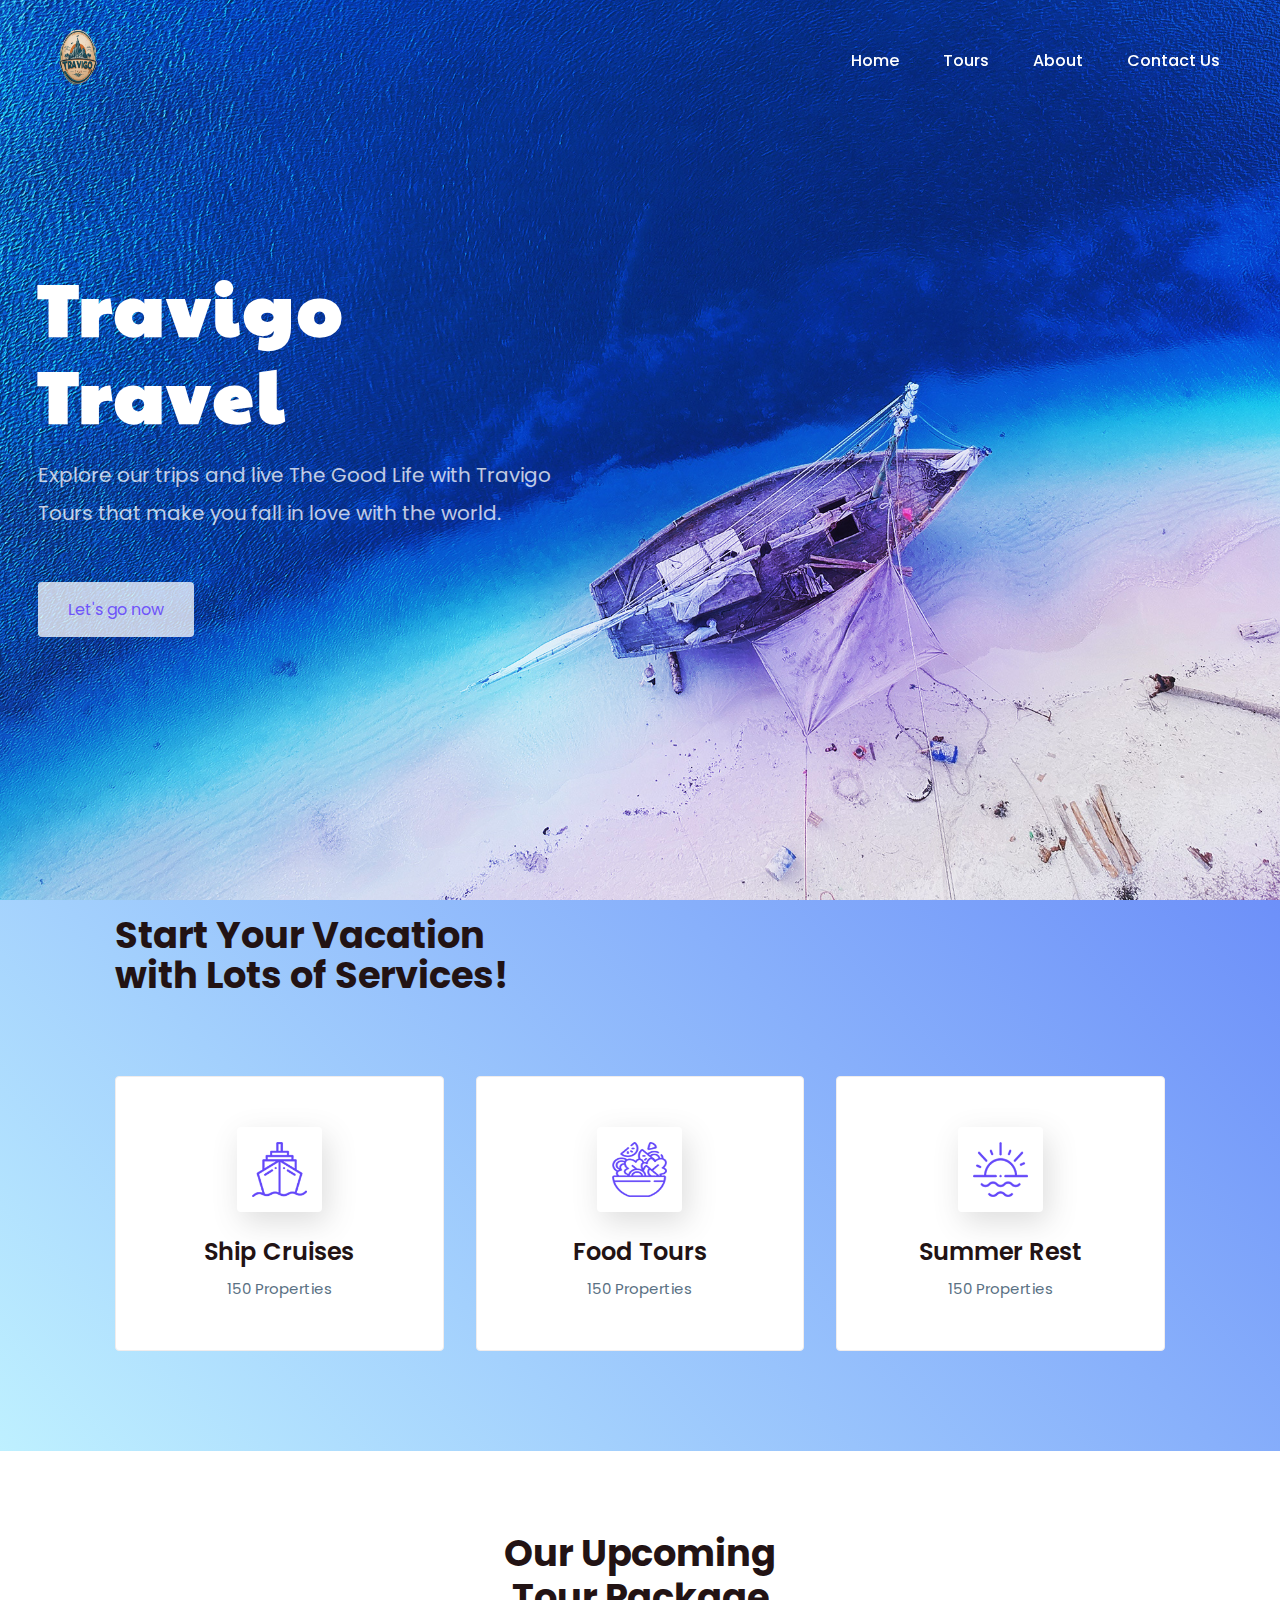
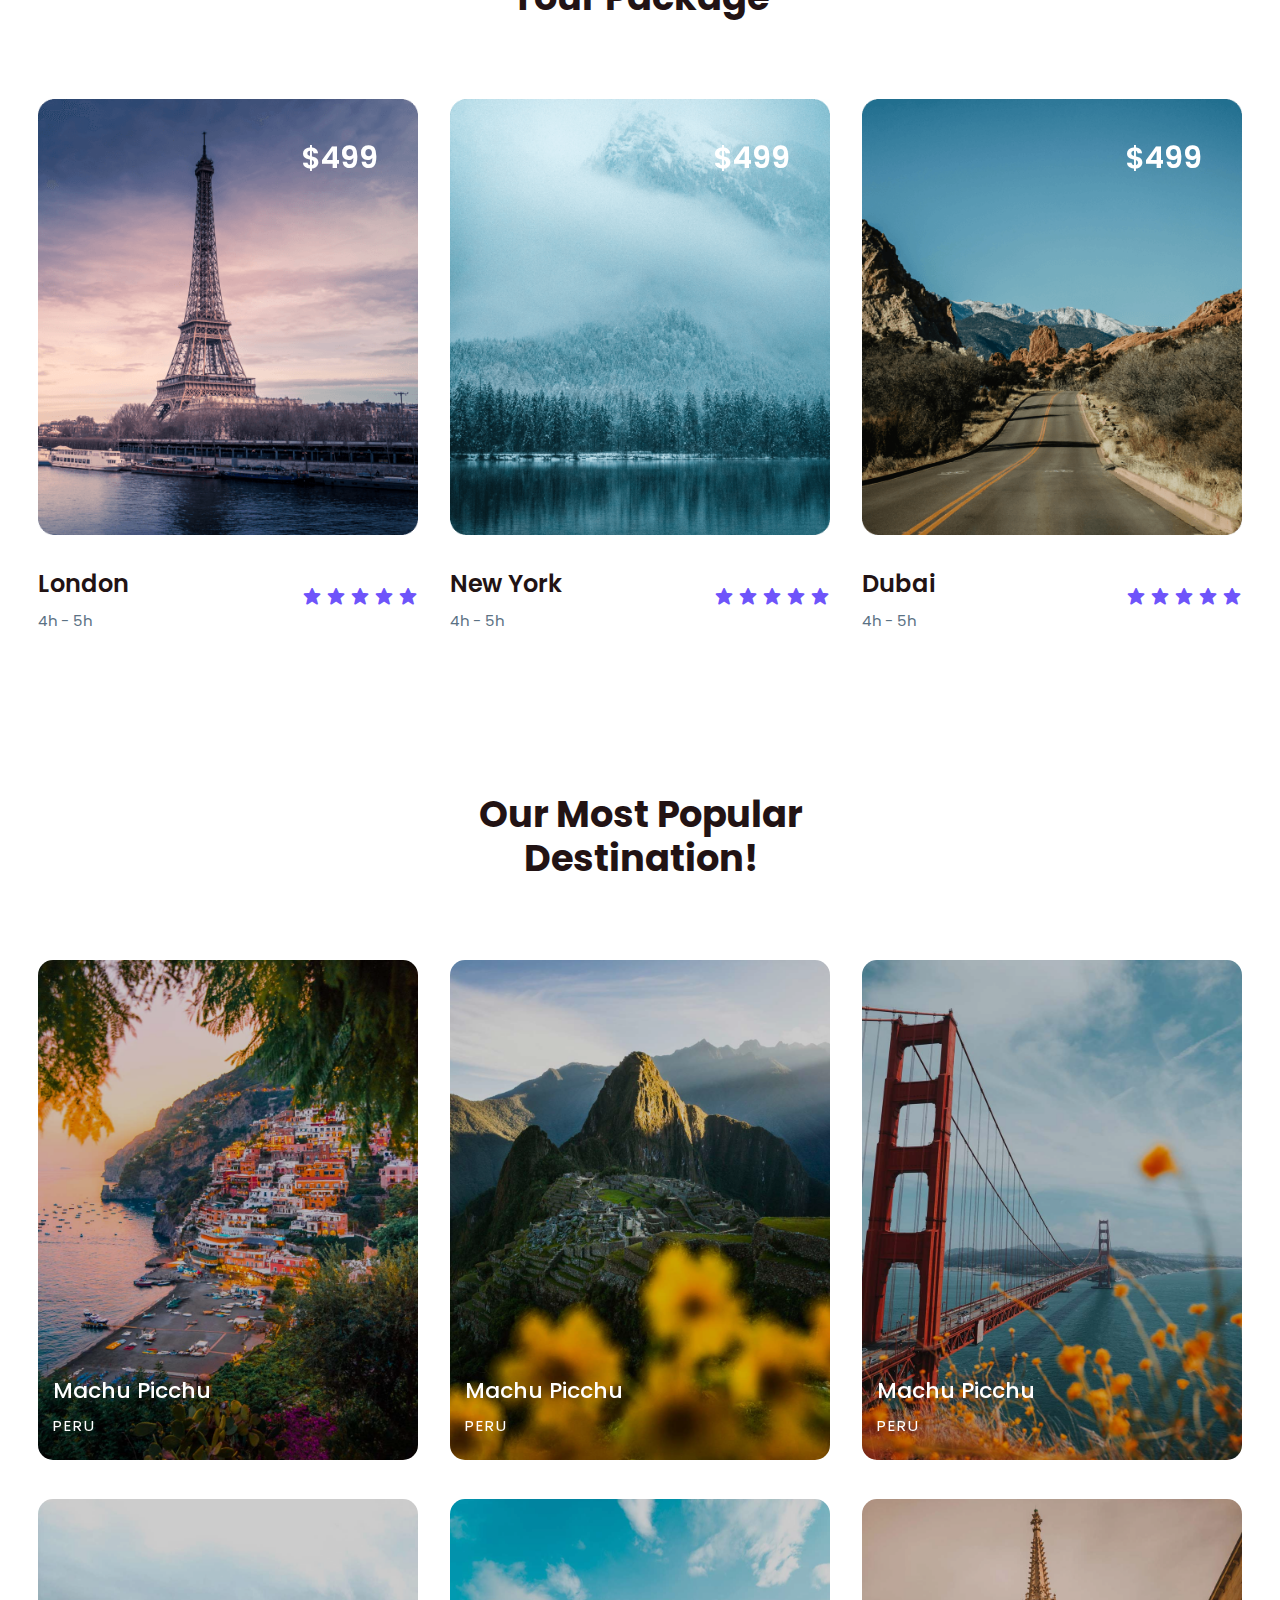
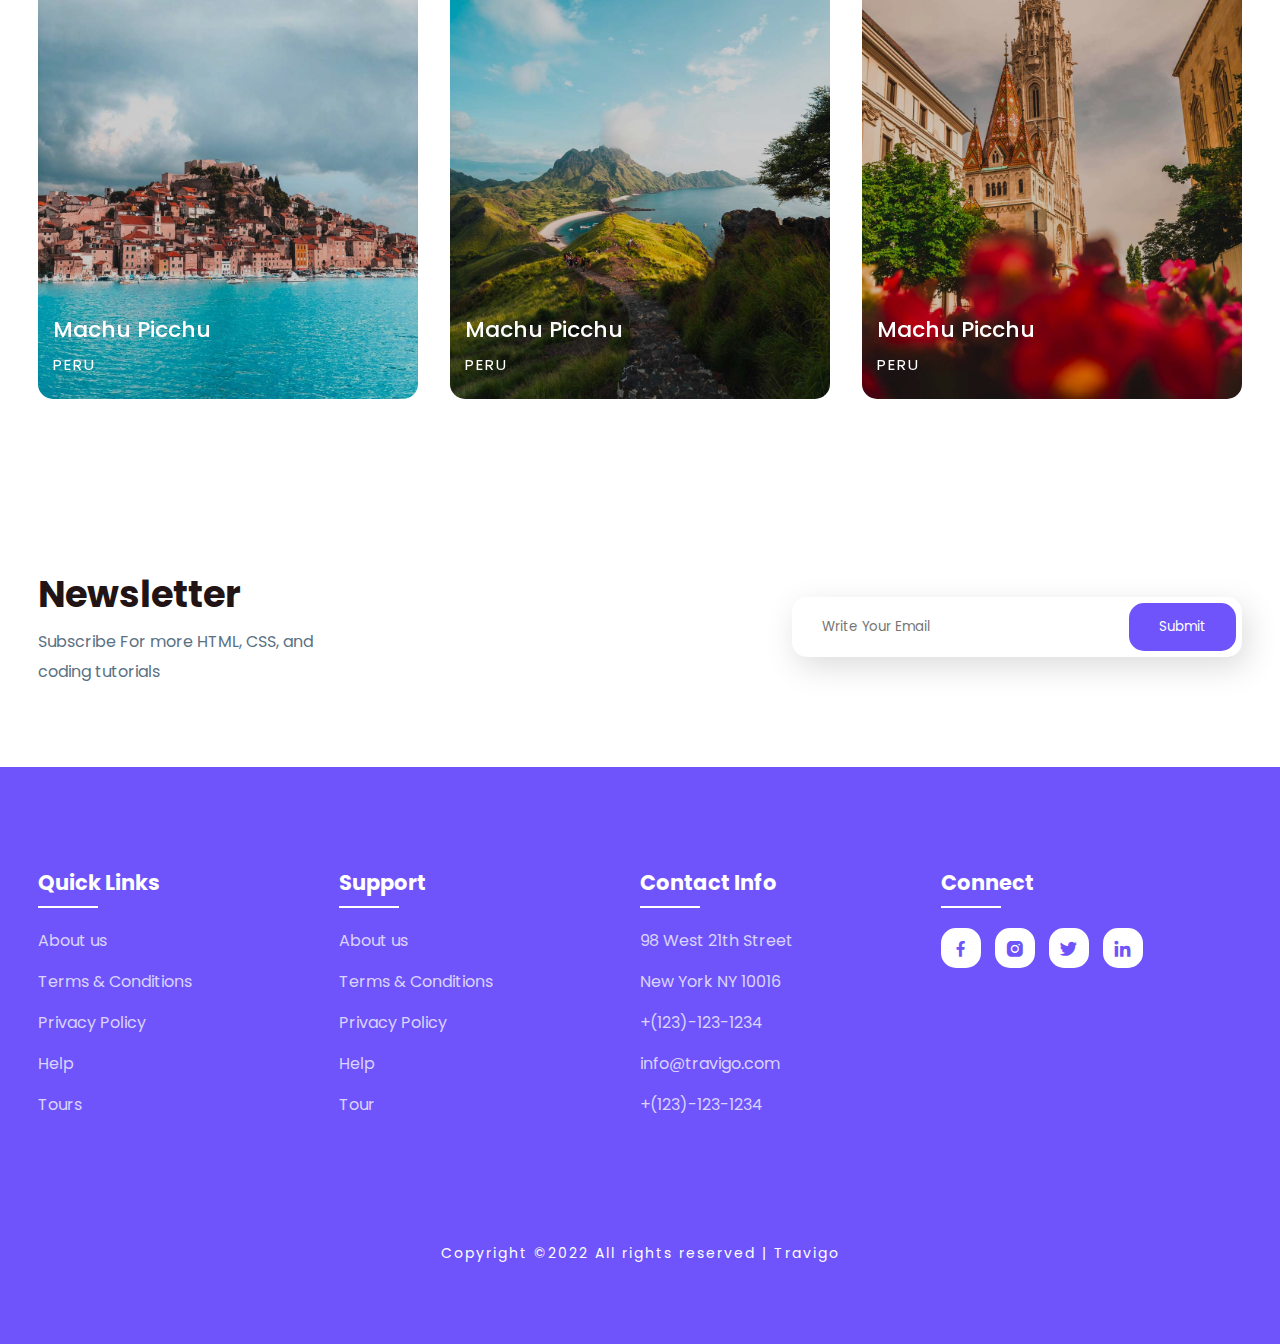
<file: index.html>
<!DOCTYPE html>
<html>
<head>
	<meta charset="utf-8">
	<meta name="viewport" content="width=device-width, initial-scale=1">
	<title>Travigo - Travel for everyone</title>
	<link rel="stylesheet" type="text/css" href="css/style.css">

	<link rel="stylesheet"
  href="https://unpkg.com/boxicons@latest/css/boxicons.min.css">

  <link rel="preconnect" href="https://fonts.googleapis.com">
  <link rel="preconnect" href="https://fonts.gstatic.com" crossorigin>
  <link href="https://fonts.googleapis.com/css2?family=Paytone+One&family=Poppins:wght@100;200;300;400;500;600;700;800;900&display=swap" rel="stylesheet">

</head>
<body>
	<!--header--->
	<header>
		<a href="#" class="logo"><img src="img/logo.png" alt=""></a>
		<div class="bx bx-menu" id="menu-icon"></div>

		<ul class="navbar">
			<li><a href="index.html">Home</a></li>
			<li><a href="tours.html">Tours</a></li>
			<li><a href="about.html">About</a></li>
			<li><a href="contact.html">Contact Us</a></li>
		</ul>
	</header>

	<!--Home section--->
	<section class="home" id="home">
		<div class="home-text">
			<h1>Travigo <br> Travel</h1>
			<p>Explore our trips and live The Good Life with Travigo <br> Tours that make you fall in love with the world.</p>
			<a href="#" class="home-btn">Let's go now</a>
		</div>
	</section>

	<!--container--->
	<section class="container">
		<div class="text">
			<h2>Start Your Vacation <br> with Lots of Services!</h2>
		</div>

		<div class="row-items">
			<div class="container-box">
				<div class="container-img">
					<img src="img/trip1.png">
				</div>
				<h4>Ship Cruises</h4>
				<p>150 Properties</p>
			</div>

			<div class="container-box">
				<div class="container-img">
					<img src="img/trip2.png">
				</div>
				<h4>Food Tours</h4>
				<p>150 Properties</p>
			</div>

			<div class="container-box">
				<div class="container-img">
					<img src="img/trip3.png">
				</div>
				<h4>Summer Rest</h4>
				<p>150 Properties</p>
			</div>

		</div>
	</section>

	<!--Package section--->
	<section class="package" id="package">
		<div class="title">
			<h2>Our Upcoming <br> Tour Package</h2>
		</div>

		<div class="package-content">
			<div class="box">
				<div class="thum">
					<img src="img/img1.png">
					<h3>$499</h3>
				</div>

				<div class="dest-content">
					<div class="location">
						<h4>London</h4>
						<p>4h - 5h</p>
					</div>
					<div class="stars">
						<a href="#"><i class='bx bxs-star'></i></a>
						<a href="#"><i class='bx bxs-star'></i></a>
						<a href="#"><i class='bx bxs-star'></i></a>
						<a href="#"><i class='bx bxs-star'></i></a>
						<a href="#"><i class='bx bxs-star'></i></a>
					</div>
				</div>
			</div>

			<div class="box">
				<div class="thum">
					<img src="img/img2.png">
					<h3>$499</h3>
				</div>

				<div class="dest-content">
					<div class="location">
						<h4>New York</h4>
						<p>4h - 5h</p>
					</div>
					<div class="stars">
						<a href="#"><i class='bx bxs-star'></i></a>
						<a href="#"><i class='bx bxs-star'></i></a>
						<a href="#"><i class='bx bxs-star'></i></a>
						<a href="#"><i class='bx bxs-star'></i></a>
						<a href="#"><i class='bx bxs-star'></i></a>
					</div>
				</div>
			</div>

			<div class="box">
				<div class="thum">
					<img src="img/img3.png">
					<h3>$499</h3>
				</div>

				<div class="dest-content">
					<div class="location">
						<h4>Dubai</h4>
						<p>4h - 5h</p>
					</div>
					<div class="stars">
						<a href="#"><i class='bx bxs-star'></i></a>
						<a href="#"><i class='bx bxs-star'></i></a>
						<a href="#"><i class='bx bxs-star'></i></a>
						<a href="#"><i class='bx bxs-star'></i></a>
						<a href="#"><i class='bx bxs-star'></i></a>
					</div>
				</div>
			</div>

		</div>
	</section>

	<!--destination section--->
	<section class="destination" id="destination">
		<div class="title">
			<h2>Our Most Popular <br> Destination!</h2>
		</div>

		<div class="destination-content">
			<div class="col-content">
				<img src="img/img-1.jpg">
				<h5>Machu Picchu</h5>
				<p>PERU</p>
			</div>

			<div class="col-content">
				<img src="img/img-2.jpg">
				<h5>Machu Picchu</h5>
				<p>PERU</p>
			</div>

			<div class="col-content">
				<img src="img/img-3.jpg">
				<h5>Machu Picchu</h5>
				<p>PERU</p>
			</div>

			<div class="col-content">
				<img src="img/img-4.jpg">
				<h5>Machu Picchu</h5>
				<p>PERU</p>
			</div>

			<div class="col-content">
				<img src="img/img-5.jpg">
				<h5>Machu Picchu</h5>
				<p>PERU</p>
			</div>

			<div class="col-content">
				<img src="img/img-6.jpg">
				<h5>Machu Picchu</h5>
				<p>PERU</p>
			</div>

		</div>
	</section>

	<!--Newsletter--->
	<section class="newsletter">
		<div class="news-text">
			<h2>Newsletter</h2>
			<p>Subscribe For more HTML, CSS, and <br> coding tutorials</p>
		</div>

		<div class="send">
			<form>
				<input type="email" placeholder="Write Your Email" required>
				<input type="submit" value="Submit">
			</form>
		</div>
	</section>

	<!--footer--->
	<section id="contact">
		<div class="footer">
			<div class="main">
				<div class="list">
					<h4>Quick Links</h4>
					<ul>
						<li><a href="#">About us</a></li>
						<li><a href="#">Terms & Conditions</a></li>
						<li><a href="#">Privacy Policy</a></li>
						<li><a href="#">Help</a></li>
						<li><a href="#">Tours</a></li>
					</ul>
				</div>

				<div class="list">
					<h4>Support</h4>
					<ul>
						<li><a href="#">About us</a></li>
						<li><a href="#">Terms & Conditions</a></li>
						<li><a href="#">Privacy Policy</a></li>
						<li><a href="#">Help</a></li>
						<li><a href="#">Tour</a></li>
					</ul>
				</div>

				<div class="list">
					<h4>Contact Info</h4>
					<ul>
						<li><a href="#">98 West 21th Street</a></li>
						<li><a href="#">New York NY 10016</a></li>
						<li><a href="#">+(123)-123-1234</a></li>
						<li><a href="#">info@travigo.com</a></li>
						<li><a href="#">+(123)-123-1234</a></li>
					</ul>
				</div>

				<div class="list">
					<h4>Connect</h4>
					<div class="social">
						<a href="#"><i class='bx bxl-facebook' ></i></a>
						<a href="#"><i class='bx bxl-instagram-alt' ></i></a>
						<a href="#"><i class='bx bxl-twitter' ></i></a>
						<a href="#"><i class='bx bxl-linkedin' ></i></a>
					</div>
				</div>
			</div>
		</div>

		<div class="end-text">
			<p>Copyright ©2022 All rights reserved | Travigo</p>
		</div>
	</section>

	<!--link to js--->
	<script type="text/javascript" src="js/script.js"></script>

</body>
</html>
</file>
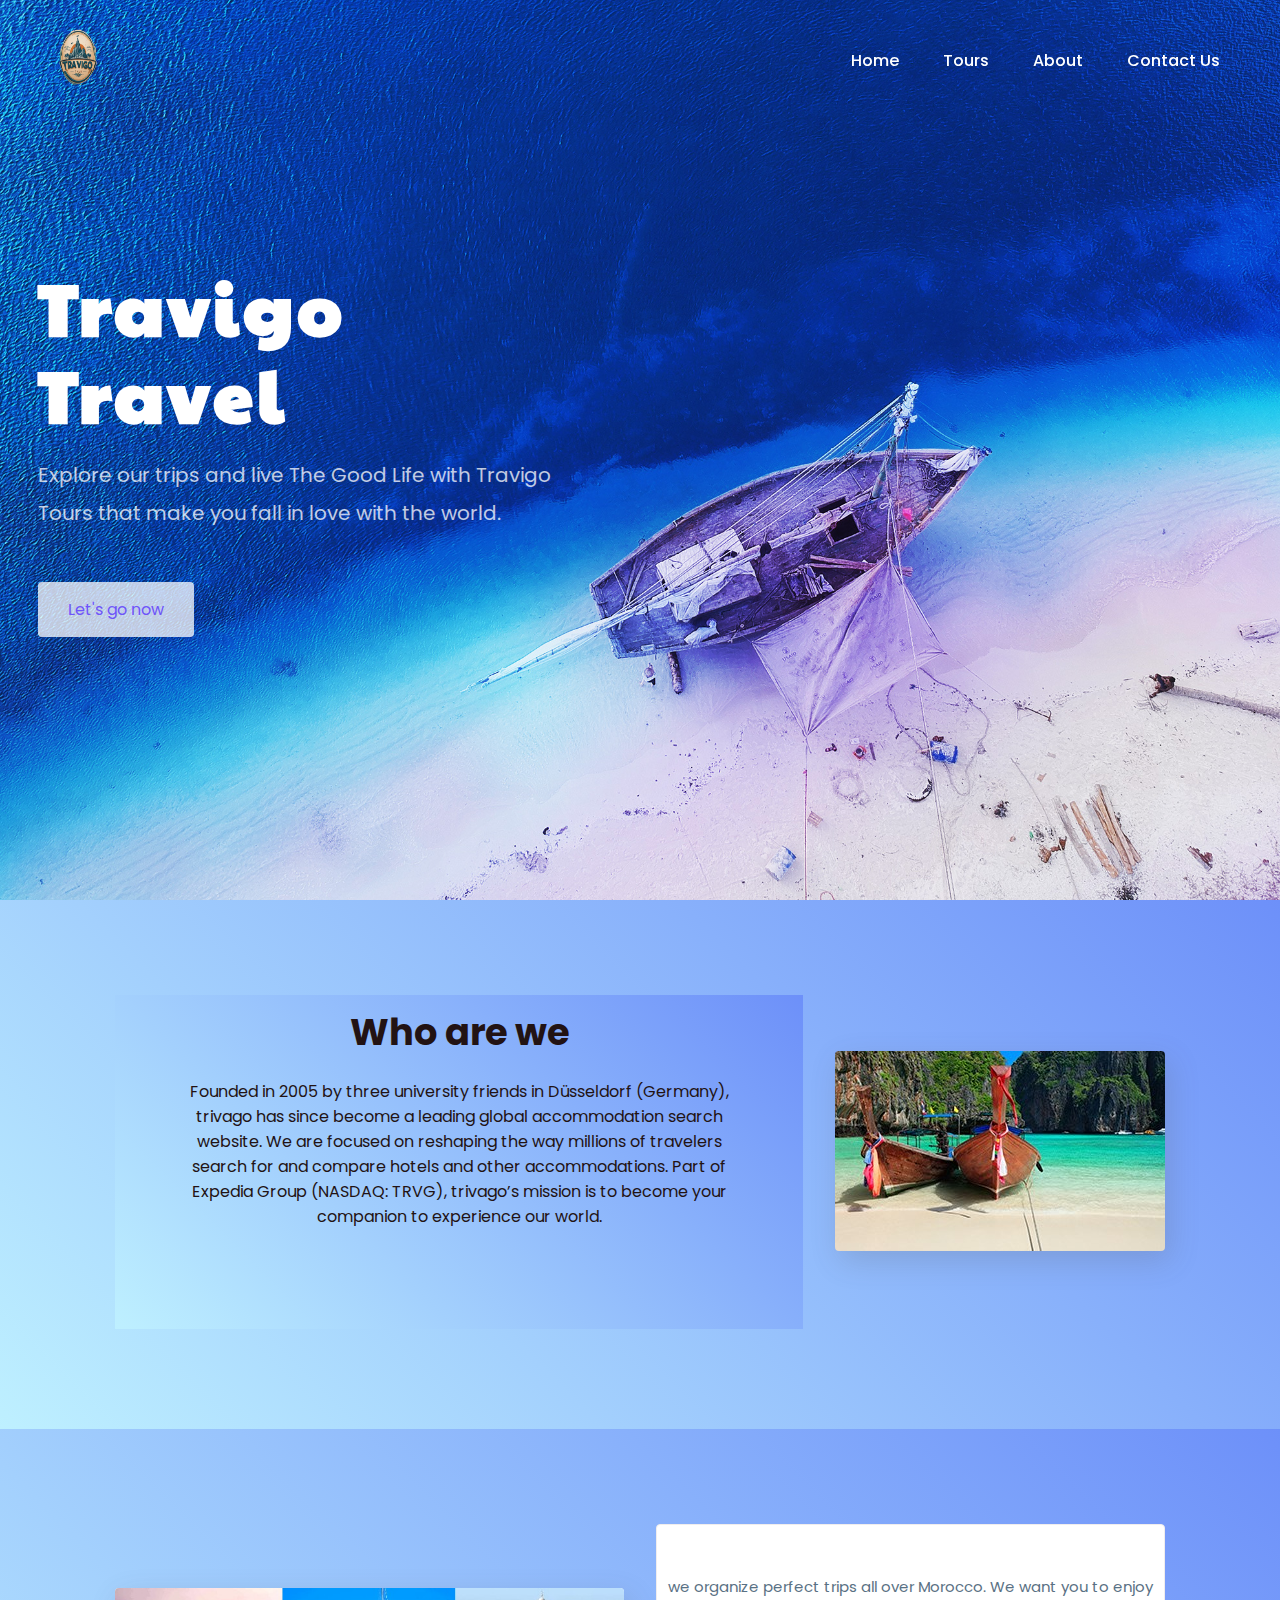
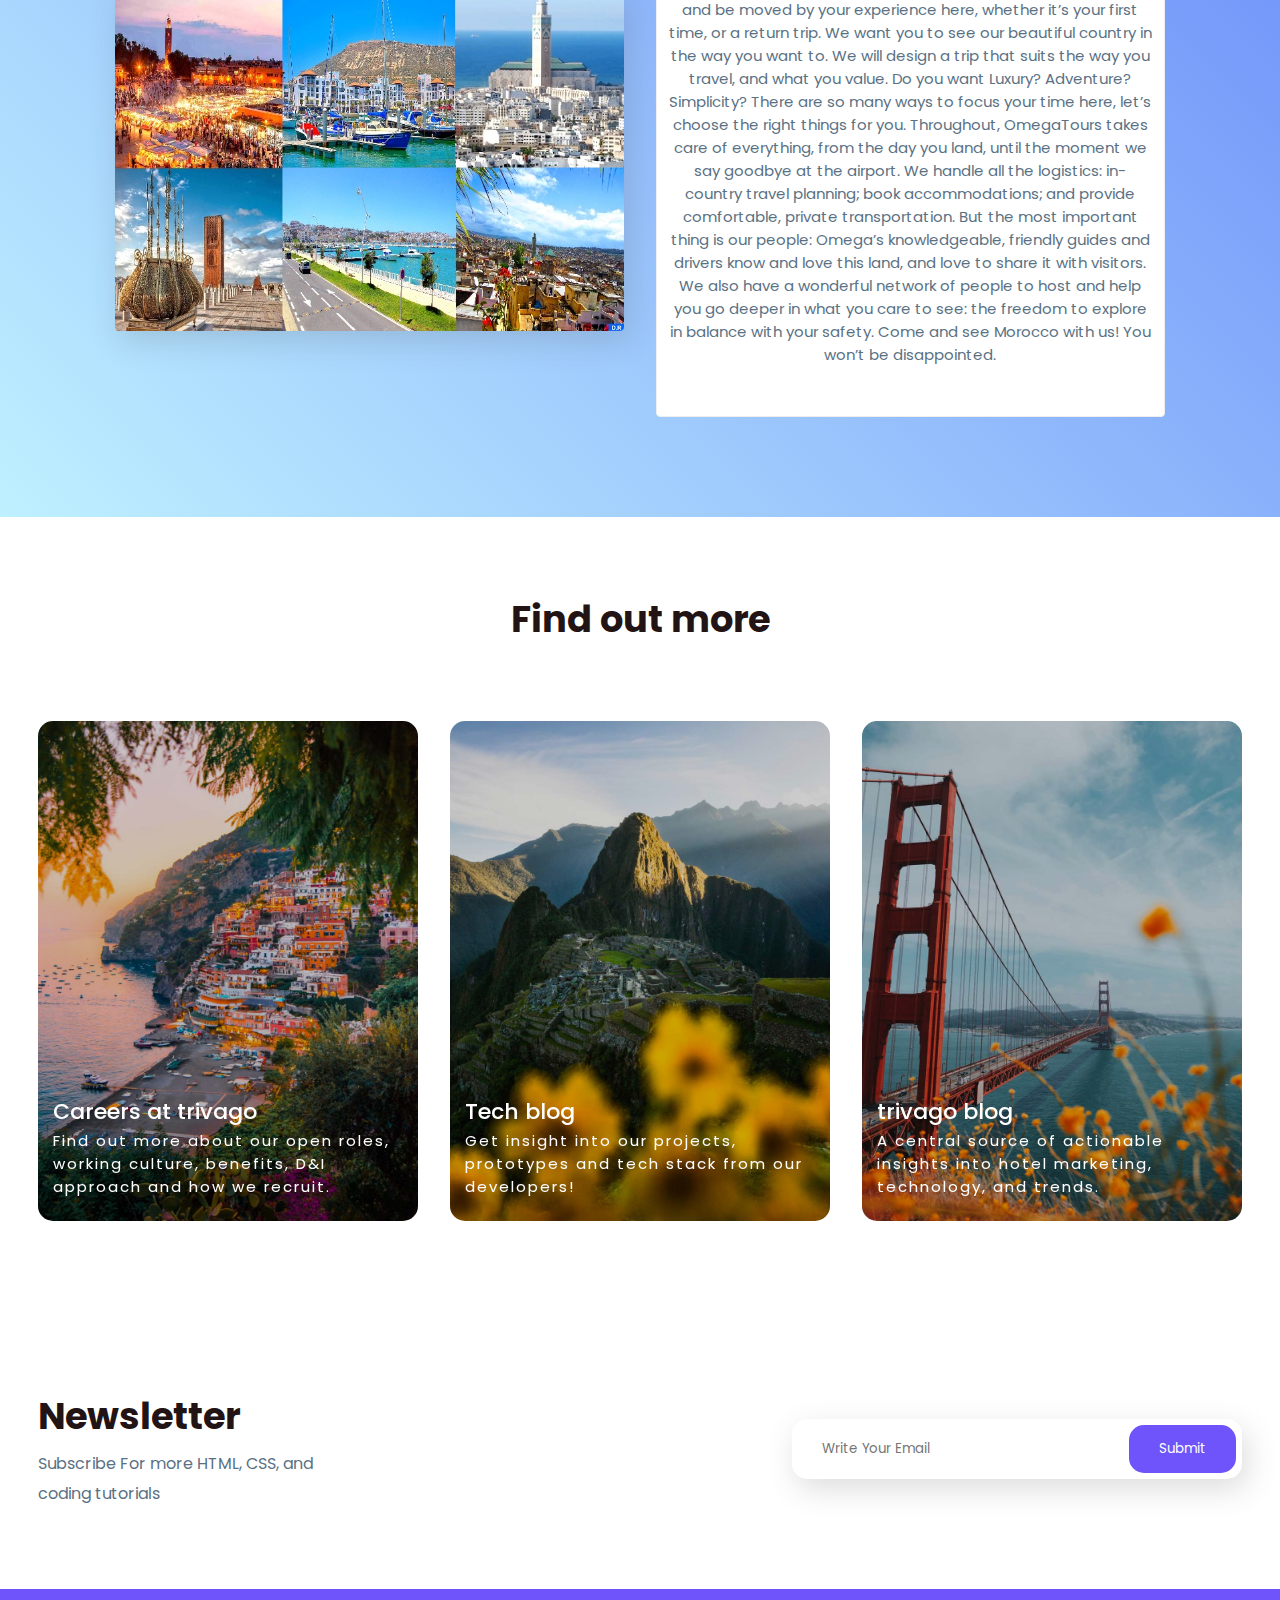
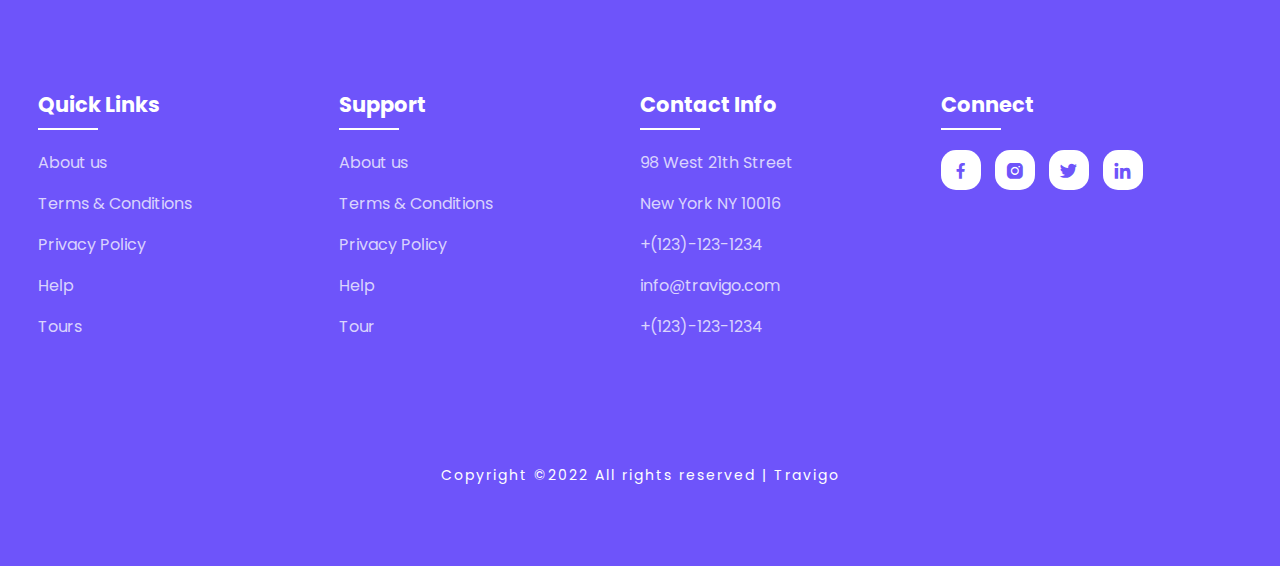
<file: about.html>
<!DOCTYPE html>
<html>
<head>
	<meta charset="utf-8">
	<meta name="viewport" content="width=device-width, initial-scale=1">
	<title>Travigo - Travel for everyone</title>
	<link rel="stylesheet" type="text/css" href="css/style.css">

	<link rel="stylesheet"
  href="https://unpkg.com/boxicons@latest/css/boxicons.min.css">

  <link rel="preconnect" href="https://fonts.googleapis.com">
  <link rel="preconnect" href="https://fonts.gstatic.com" crossorigin>
  <link href="https://fonts.googleapis.com/css2?family=Paytone+One&family=Poppins:wght@100;200;300;400;500;600;700;800;900&display=swap" rel="stylesheet">

</head>
<body>
	<!--header--->
	<header>
		<a href="#" class="logo"><img src="img/logo.png" alt=""></a>
		<div class="bx bx-menu" id="menu-icon"></div>

		<ul class="navbar">
			<li><a href="index.html">Home</a></li>
			<li><a href="tours.html">Tours</a></li>
			<li><a href="about.html">About</a></li>
			<li><a href="contact.html">Contact Us</a></li>
		</ul>
	</header>

	<!--Home section--->
	<section class="home" id="home">
		<div class="home-text">
			<h1>Travigo <br> Travel</h1>
			<p>Explore our trips and live The Good Life with Travigo <br> Tours that make you fall in love with the world.</p>
			<a href="#" class="home-btn">Let's go now</a>
		</div>
	</section>

	<!--container--->
	<section class="container">

		<div class="row-items">
			<div class="container">
				
				<div class="title">
					<h2>Who are we</h2>
				</div>
				<br>
				<p>Founded in 2005 by three university friends in Düsseldorf (Germany), trivago has since become a leading global accommodation search website. We are focused on reshaping the way millions of travelers search for and compare hotels and other accommodations. Part of Expedia Group (NASDAQ: TRVG), trivago’s mission is to become your companion to experience our world. </p>
			</div>
			<div class="container-img-b">
				<img src="img/tourism.jpg">
			</div>

		</div>
	</section>

	<!--container--->
	<section class="container">
		<div class="row-items">
			<div class="container-img-b">
				<img src="img/maroc.jpg">
			</div>
			<div class="container-box">
				<p>we organize perfect trips all over Morocco.
					We want you to enjoy and be moved by your experience here, whether it’s your first time, or a return trip.
					
					We want you to see our beautiful country in the way you want to.
					
					We will design a trip that suits the way you travel, and what you value.
					
					Do you want Luxury? Adventure? Simplicity? There are so many ways to focus your time here, let’s choose the right things for you.
					
					Throughout, OmegaTours takes care of everything, from the day you land, until the moment we say goodbye at the airport.
					
					We handle all the logistics: in-country travel planning; book accommodations; and provide comfortable, private transportation.
					
					But the most important thing is our people: Omega’s knowledgeable, friendly guides and drivers know and love this land, and love to share it with visitors.
					
					We also have a wonderful network of people to host and help you go deeper in what you care to see: the freedom to explore in balance with your safety.
					Come and see Morocco with us! You won’t be disappointed. </p>
			</div>
			

		</div>
	</section>

	<!--destination section--->
	<section class="destination" id="destination">
		<div class="title">
			<h2>Find out more</h2>
		</div>

		<div class="destination-content">
			<div class="blog-content">
				<img src="img/img-1.jpg">
				<h5>Careers at trivago</h5>
				<p>Find out more about our open roles, working culture, benefits, D&I approach and how we recruit.</p>
			</div>

			<div class="blog-content">
				<img src="img/img-2.jpg">
				<h5>Tech blog</h5>
				<p>Get insight into our projects, prototypes and tech stack from our developers!</p>
			</div>

			<div class="blog-content">
				<img src="img/img-3.jpg">
				<h5>trivago blog</h5>
				<p>A central source of actionable insights into hotel marketing, technology, and trends.</p>
			</div>

		</div>
	</section>

	<!--Newsletter--->
	<section class="newsletter">
		<div class="news-text">
			<h2>Newsletter</h2>
			<p>Subscribe For more HTML, CSS, and <br> coding tutorials</p>
		</div>

		<div class="send">
			<form>
				<input type="email" placeholder="Write Your Email" required>
				<input type="submit" value="Submit">
			</form>
		</div>
	</section>

	<!--footer--->
	<section id="contact">
		<div class="footer">
			<div class="main">
				<div class="list">
					<h4>Quick Links</h4>
					<ul>
						<li><a href="#">About us</a></li>
						<li><a href="#">Terms & Conditions</a></li>
						<li><a href="#">Privacy Policy</a></li>
						<li><a href="#">Help</a></li>
						<li><a href="#">Tours</a></li>
					</ul>
				</div>

				<div class="list">
					<h4>Support</h4>
					<ul>
						<li><a href="#">About us</a></li>
						<li><a href="#">Terms & Conditions</a></li>
						<li><a href="#">Privacy Policy</a></li>
						<li><a href="#">Help</a></li>
						<li><a href="#">Tour</a></li>
					</ul>
				</div>

				<div class="list">
					<h4>Contact Info</h4>
					<ul>
						<li><a href="#">98 West 21th Street</a></li>
						<li><a href="#">New York NY 10016</a></li>
						<li><a href="#">+(123)-123-1234</a></li>
						<li><a href="#">info@travigo.com</a></li>
						<li><a href="#">+(123)-123-1234</a></li>
					</ul>
				</div>

				<div class="list">
					<h4>Connect</h4>
					<div class="social">
						<a href="#"><i class='bx bxl-facebook' ></i></a>
						<a href="#"><i class='bx bxl-instagram-alt' ></i></a>
						<a href="#"><i class='bx bxl-twitter' ></i></a>
						<a href="#"><i class='bx bxl-linkedin' ></i></a>
					</div>
				</div>
			</div>
		</div>

		<div class="end-text">
			<p>Copyright ©2022 All rights reserved | Travigo</p>
		</div>
	</section>

	<!--link to js--->
	<script type="text/javascript" src="js/script.js"></script>

</body>
</html>
</file>
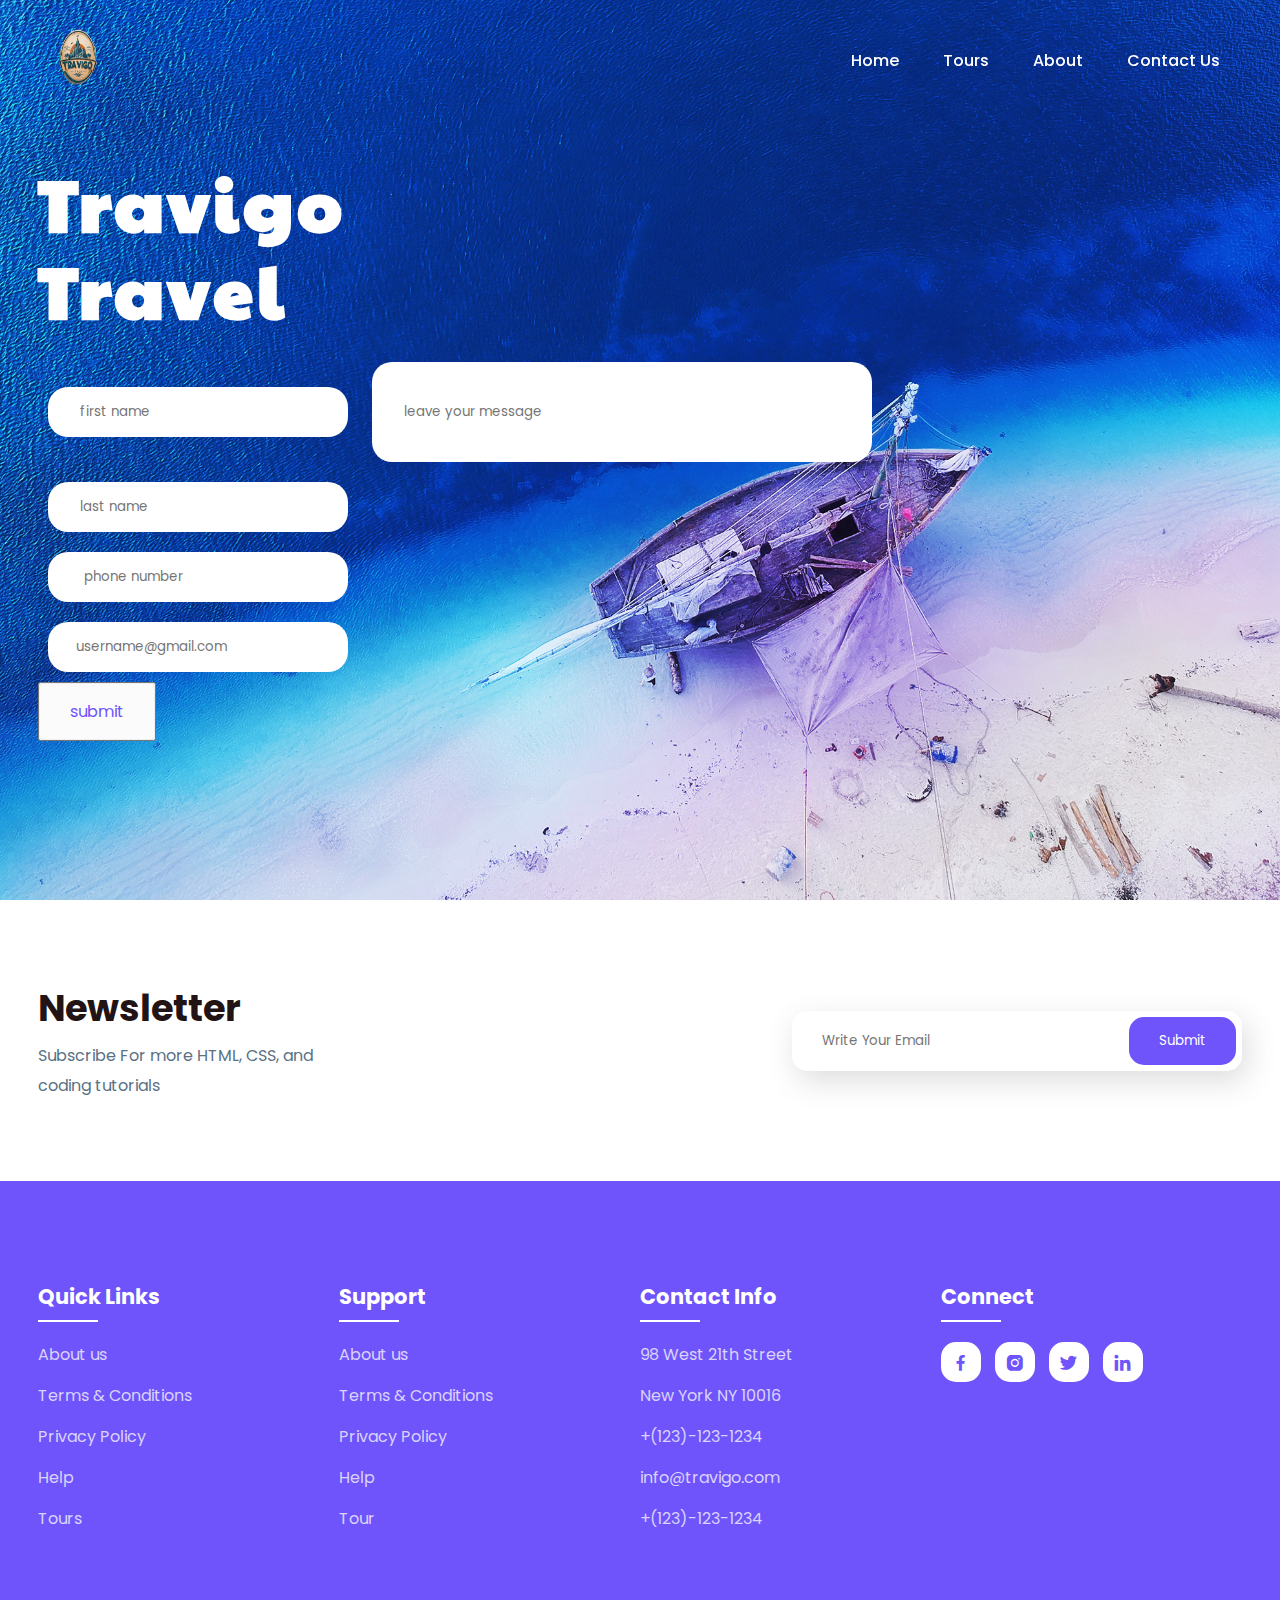
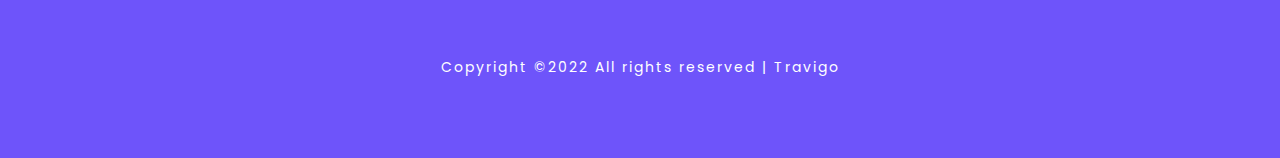
<file: contact.html>
<!DOCTYPE html>
<html lang="en">
<head>
    <meta charset="UTF-8">
    <meta name="viewport" content="width=device-width, initial-scale=1.0">
    <title>Travigo - Travel for everyone</title>
    <link rel="stylesheet" type="text/css" href="css/style.css">

    <link rel="stylesheet"
  href="https://unpkg.com/boxicons@latest/css/boxicons.min.css">

  <link rel="preconnect" href="https://fonts.googleapis.com">
  <link rel="preconnect" href="https://fonts.gstatic.com" crossorigin>
  <link href="https://fonts.googleapis.com/css2?family=Paytone+One&family=Poppins:wght@100;200;300;400;500;600;700;800;900&display=swap" rel="stylesheet">

</head>
<body>
    <header>
		<a href="#" class="logo"><img src="img/logo.png" alt=""></a>
		<div class="bx bx-menu" id="menu-icon"></div>

		<ul class="navbar">
			<li><a href="index.html">Home</a></li>
			<li><a href="tours.html">Tours</a></li>
			<li><a href="about.html">About</a></li>
			<li><a href="contact.html">Contact Us</a></li>
		</ul>
	</header>
    
   <!--Home section--->
	<section class="home" id="home">
		<div class="home-text">
			<h1>Travigo <br> Travel</h1>
		<!--	<p>Explore our trips and live The Good Life with Travigo <br> Tours that make you fall in love with the world.</p>-->
        <form action="" id="data">
            <input type="text" placeholder="        first name" required name="firstName"/>
            
            <input id="message" type="text" placeholder="        leave your message" required name="message"/>
            <br>

            <input type="text" placeholder="        last name" required name="lastName"/><br>
            <input type="tel" placeholder="         phone number" name="phoneNamber"/><br>
            <input type="email" placeholder="       username@gmail.com" required name="email"/><br>

            <button onclick="alert('your message has been sent')" type="submit"><a href="#" class="home-btn">submit</a></button>
    
                
        </form>
        
		</div>
	</section>

  <!--Newsletter--->
	<section class="newsletter">
		<div class="news-text">
			<h2>Newsletter</h2>
			<p>Subscribe For more HTML, CSS, and <br> coding tutorials</p>
		</div>

		<div class="send">
			<form>
				<input type="email" placeholder="Write Your Email" required>
				<input type="submit" value="Submit">
			</form>
		</div>
	</section>

	<!--footer--->
	<section id="contact">
		<div class="footer">
			<div class="main">
				<div class="list">
					<h4>Quick Links</h4>
					<ul>
						<li><a href="#">About us</a></li>
						<li><a href="#">Terms & Conditions</a></li>
						<li><a href="#">Privacy Policy</a></li>
						<li><a href="#">Help</a></li>
						<li><a href="#">Tours</a></li>
					</ul>
				</div>

				<div class="list">
					<h4>Support</h4>
					<ul>
						<li><a href="#">About us</a></li>
						<li><a href="#">Terms & Conditions</a></li>
						<li><a href="#">Privacy Policy</a></li>
						<li><a href="#">Help</a></li>
						<li><a href="#">Tour</a></li>
					</ul>
				</div>

				<div class="list">
					<h4>Contact Info</h4>
					<ul>
						<li><a href="#">98 West 21th Street</a></li>
						<li><a href="#">New York NY 10016</a></li>
						<li><a href="#">+(123)-123-1234</a></li>
						<li><a href="#">info@travigo.com</a></li>
						<li><a href="#">+(123)-123-1234</a></li>
					</ul>
				</div>

				<div class="list">
					<h4>Connect</h4>
					<div class="social">
						<a href="#"><i class='bx bxl-facebook' ></i></a>
						<a href="#"><i class='bx bxl-instagram-alt' ></i></a>
						<a href="#"><i class='bx bxl-twitter' ></i></a>
						<a href="#"><i class='bx bxl-linkedin' ></i></a>
					</div>
				</div>
			</div>
		</div>

		<div class="end-text">
			<p>Copyright ©2022 All rights reserved | Travigo</p>
		</div>
	</section>

	<!--link to js--->
	<script type="text/javascript" src="js/script.js"></script>



</body>
</html>
</file>
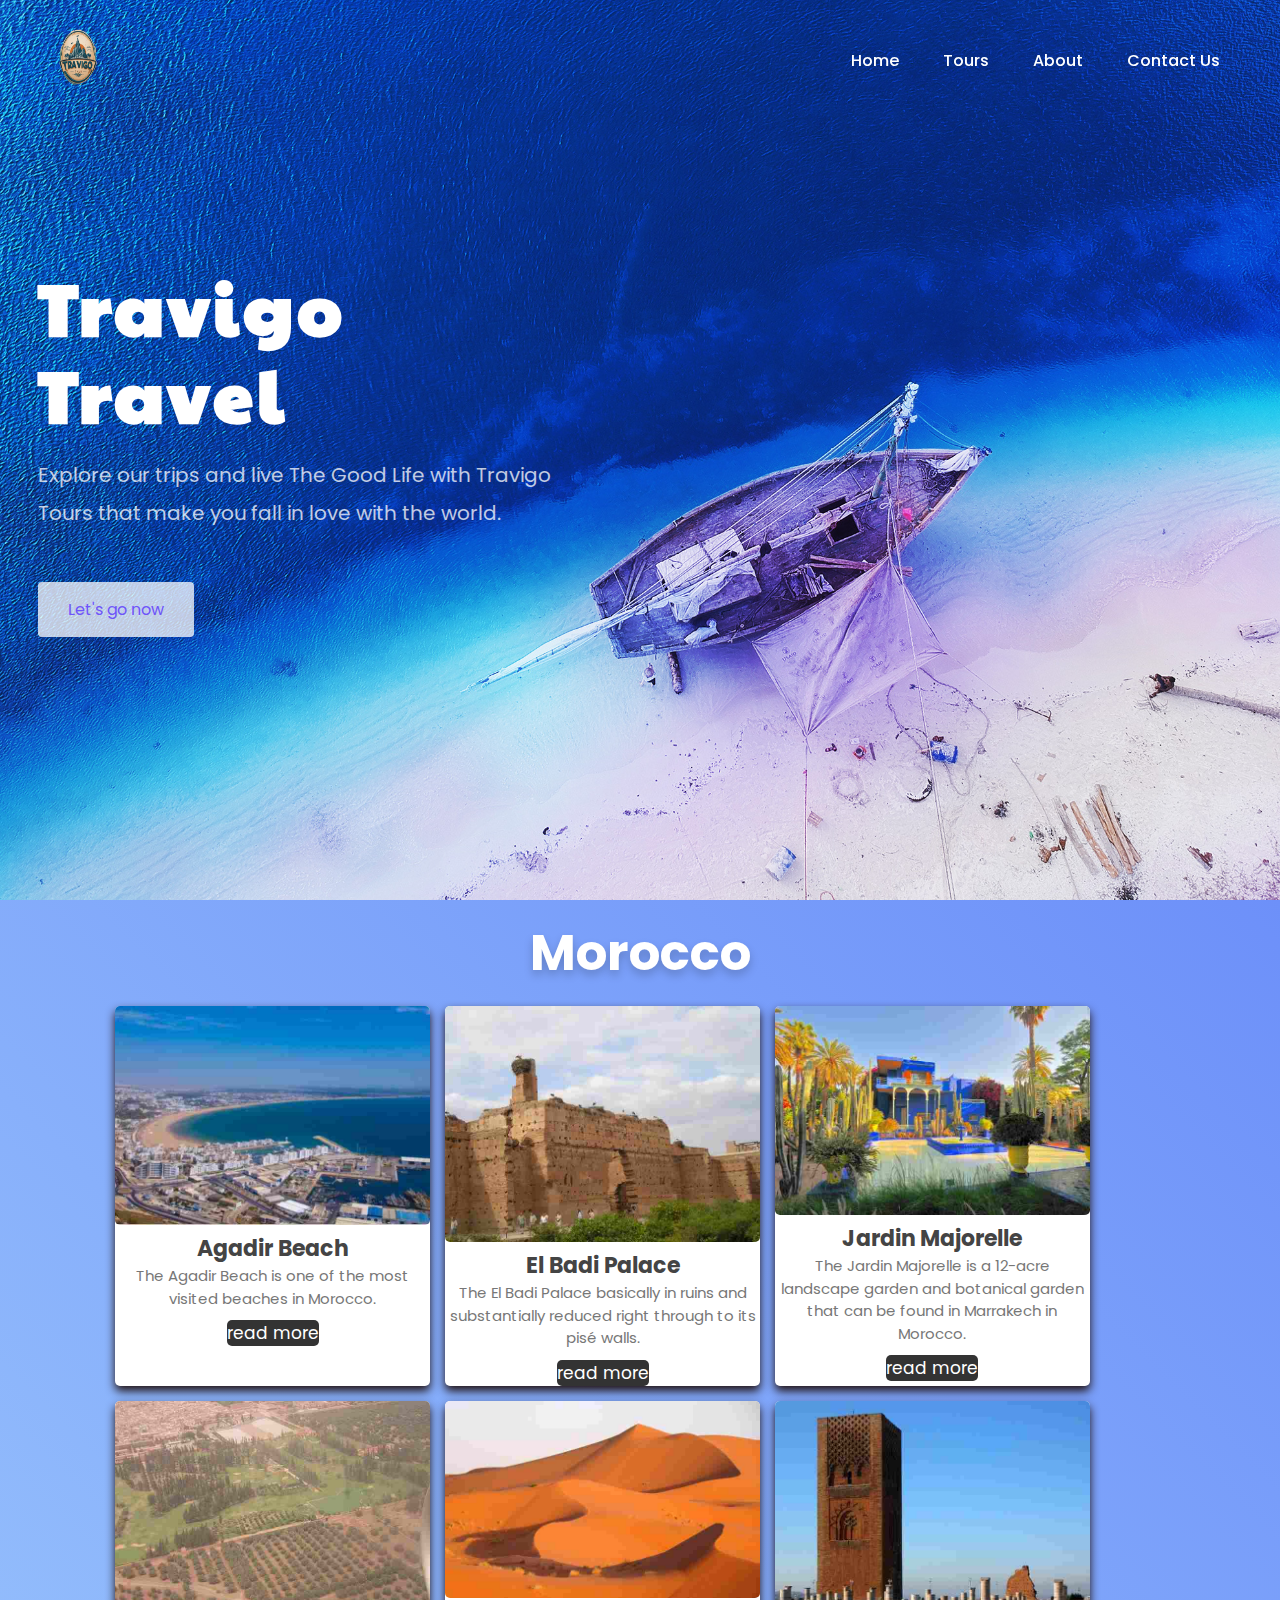
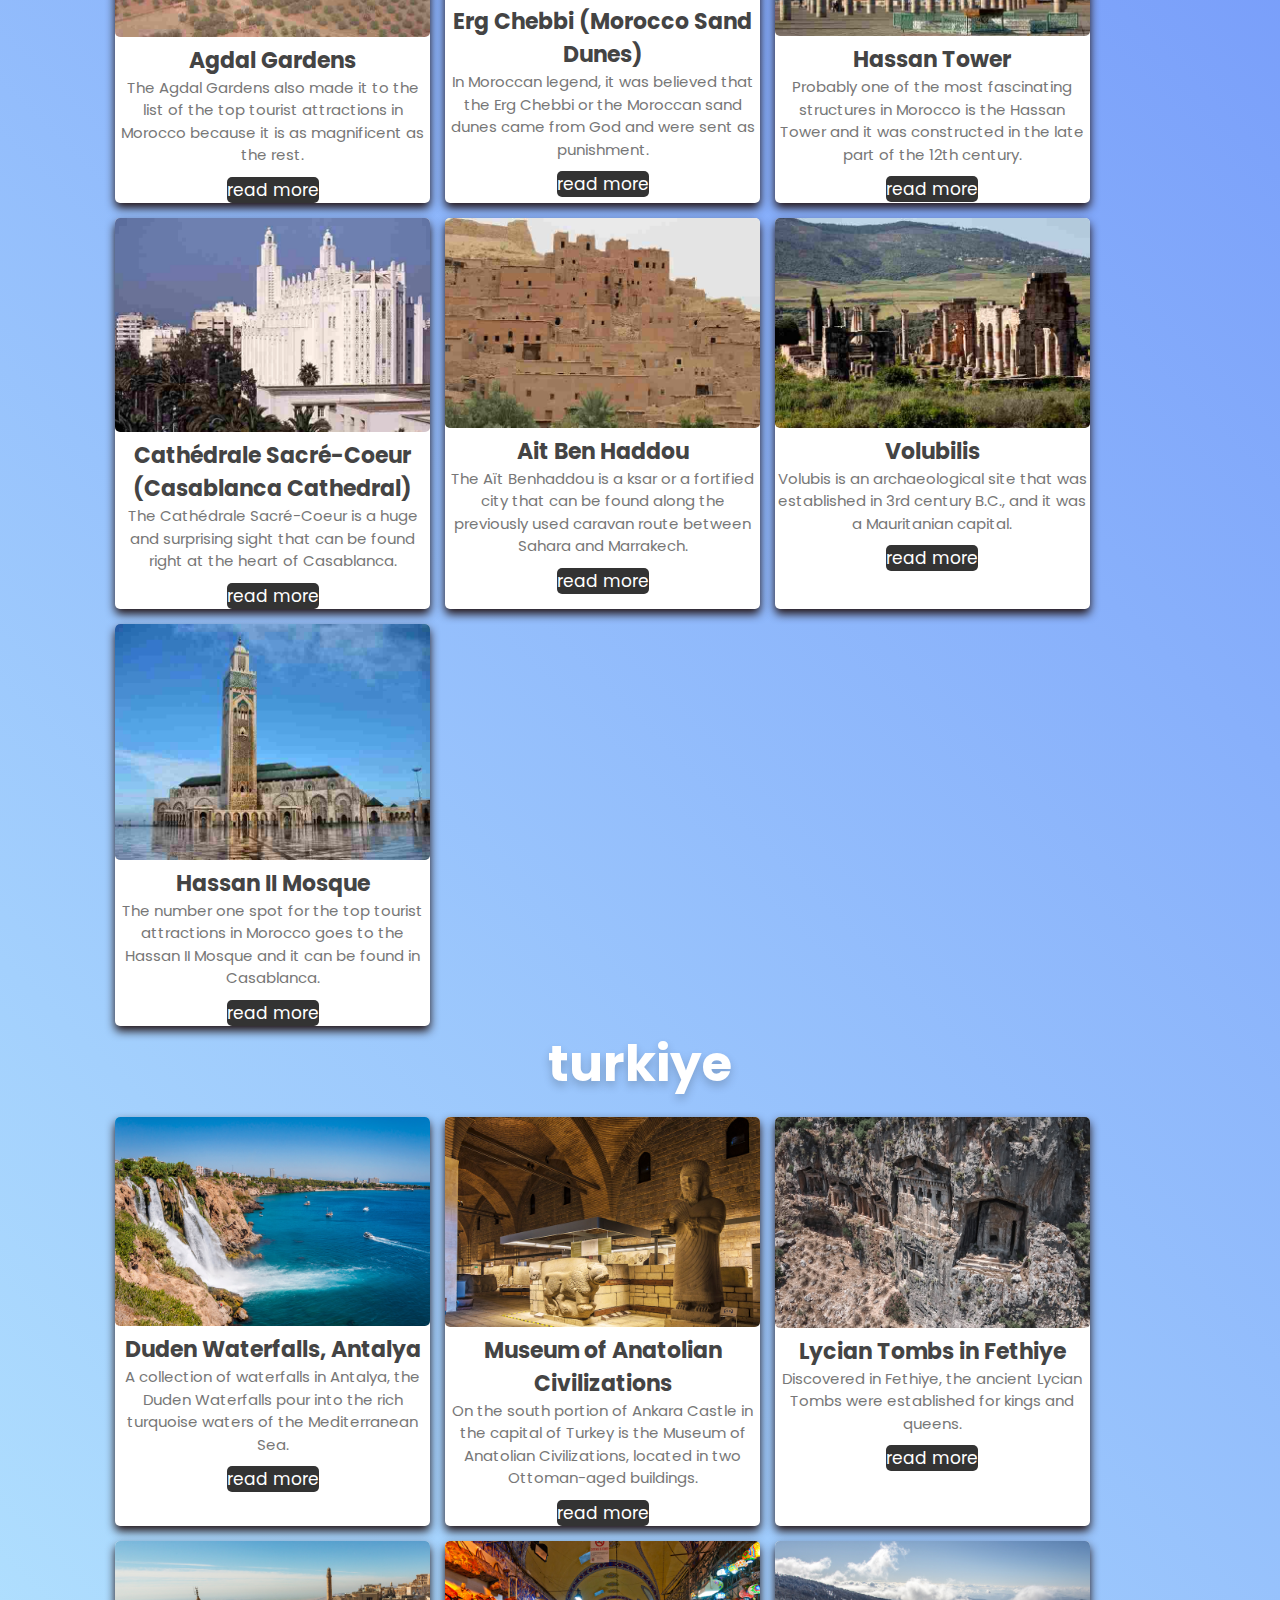
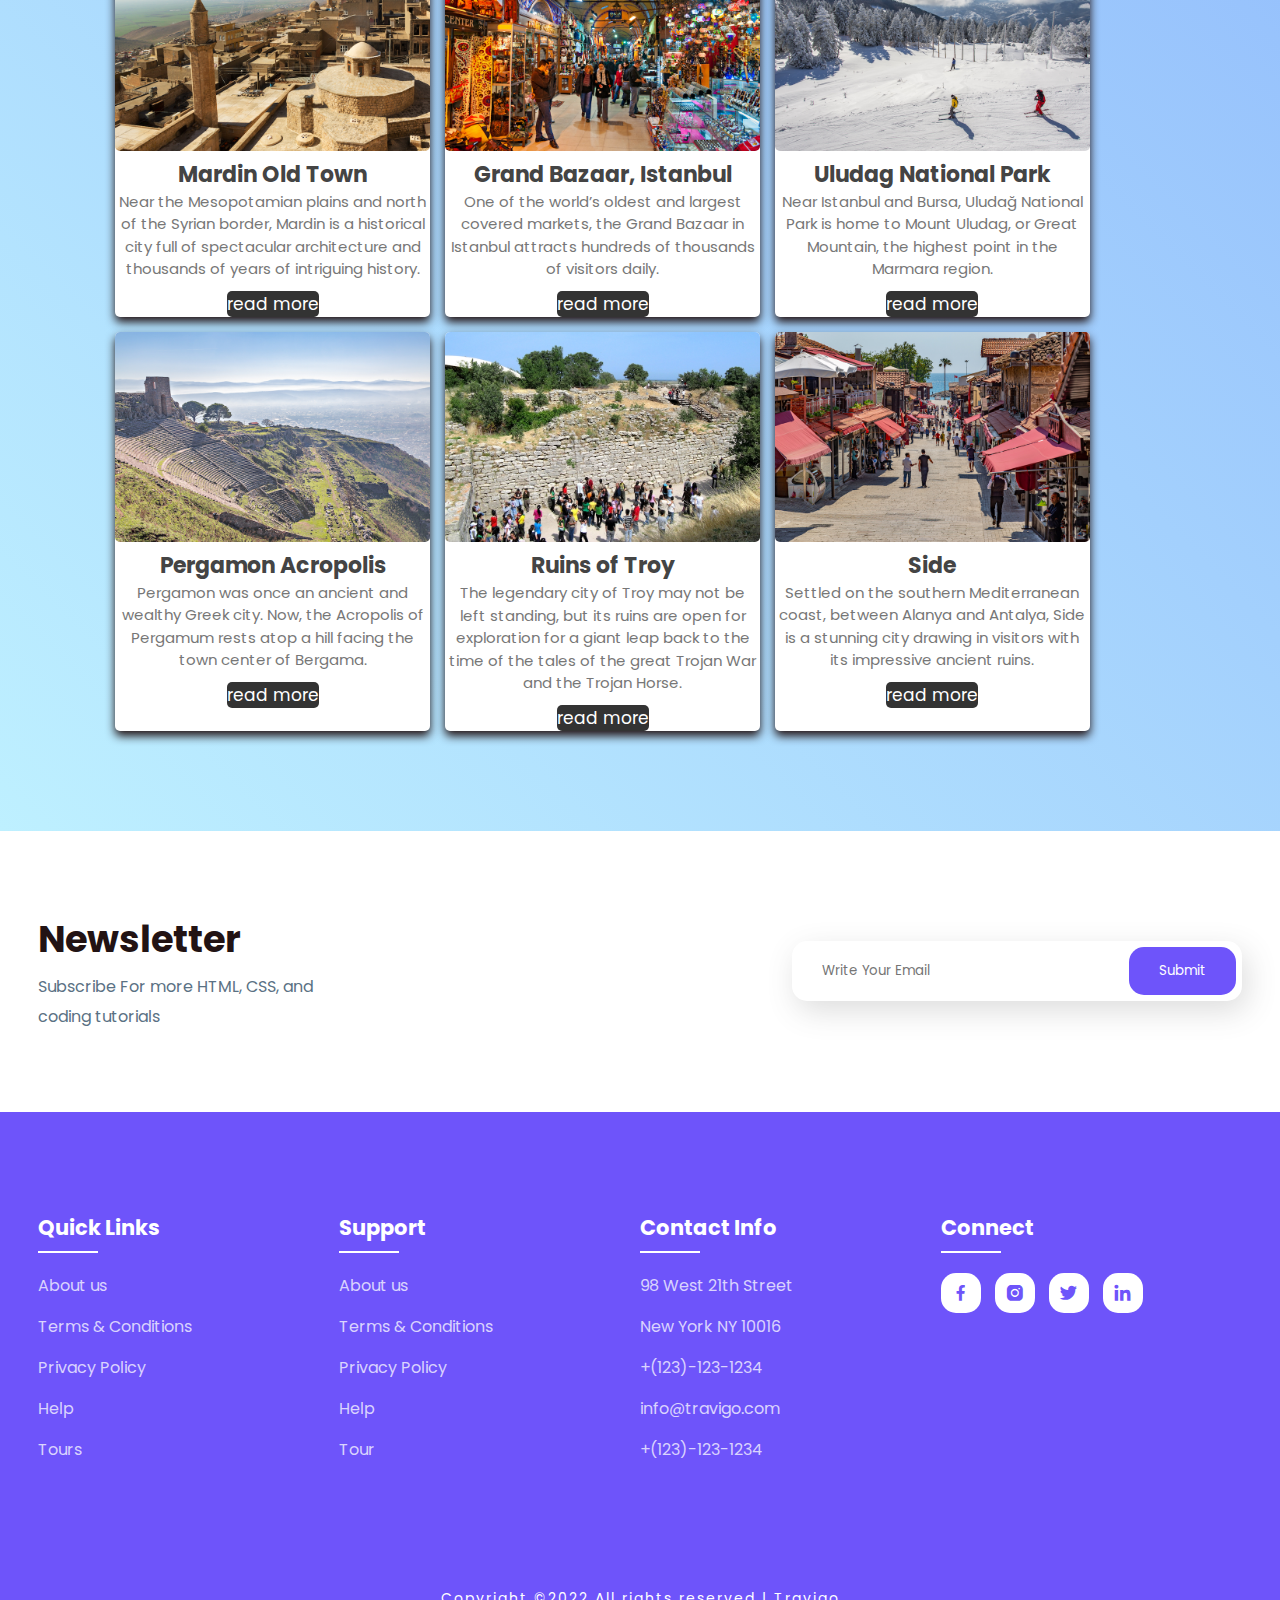
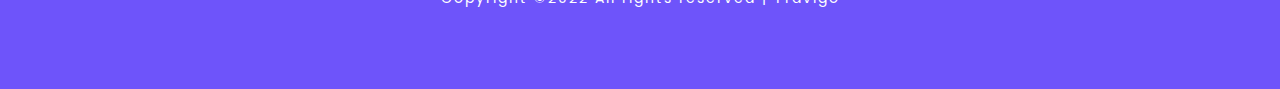
<file: tours.html>
<!DOCTYPE html>
<html>
<head>
	<meta charset="utf-8">
	<meta name="viewport" content="width=device-width, initial-scale=1">
	<title>Travigo - Travel for everyone</title>
	<link rel="stylesheet" type="text/css" href="css/style.css">

	<link rel="stylesheet"
  href="https://unpkg.com/boxicons@latest/css/boxicons.min.css">

  <link rel="preconnect" href="https://fonts.googleapis.com">
  <link rel="preconnect" href="https://fonts.gstatic.com" crossorigin>
  <link href="https://fonts.googleapis.com/css2?family=Paytone+One&family=Poppins:wght@100;200;300;400;500;600;700;800;900&display=swap" rel="stylesheet">

</head>

<body>
	<!--header--->
	<header>
		<a href="#" class="logo"><img src="img/logo.png" alt=""></a>
		<div class="bx bx-menu" id="menu-icon"></div>

		<ul class="navbar">
			<li><a href="index.html">Home</a></li>
			<li><a href="tours.html">Tours</a></li>
			<li><a href="about.html">About</a></li>
			<li><a href="contact.html">Contact Us</a></li>
		</ul>
	</header>

	<!--Home section--->
	<section class="home" id="home">
		<div class="home-text">
			<h1>Travigo <br> Travel</h1>
			<p>Explore our trips and live The Good Life with Travigo <br> Tours that make you fall in love with the world.</p>
			<a href="#" class="home-btn">Let's go now</a>
		</div>
	</section>



   <div class="container">
	<h1 class="heading">Morocco</h1>
	<div class="box-container">


		<div class="box">
			<img src="img/Agadir.jpg" alt="">
			<h3>Agadir Beach</h3>
			<p>The Agadir Beach is one of the most visited beaches in Morocco.</p>
			<a href="#" class="btn">read more</a>
		</div>

		<div class="box">
			<img src="img/El-Badi.jpg" alt="">
			<h3>El Badi Palace</h3>
			<p>The El Badi Palace basically in ruins and substantially reduced right through to its pisé walls.</p>
			<a href="#" class="btn">read more</a>
		</div>

		<div class="box">
			<img src="img/Jardin-Majorelle.jpg" alt="">
			<h3>Jardin Majorelle</h3>
			<p>The Jardin Majorelle is a 12-acre landscape garden and botanical garden that can be found in Marrakech in Morocco.</p>
			<a href="#" class="btn">read more</a>
		</div>

		<div class="box">
			<img src="img/Agdal-Gardens.jpg" alt="">
			<h3>Agdal Gardens</h3>
			<p>The Agdal Gardens also made it to the list of the top tourist attractions in Morocco because it is as magnificent as the rest.</p>
			<a href="#" class="btn">read more</a>
		</div>

		<div class="box">
			<img src="img/Erg-Chebbi-Morocco.jpg" alt="">
			<h3>Erg Chebbi (Morocco Sand Dunes)</h3>
			<p>In Moroccan legend, it was believed that the Erg Chebbi or the Moroccan sand dunes came from God and were sent as punishment.</p>
			<a href="#" class="btn">read more</a>
		</div>

		<div class="box">
			<img src="img/Hassan-Tower.jpg" alt="">
			<h3>Hassan Tower</h3>
			<p>Probably one of the most fascinating structures in Morocco is the Hassan Tower and it was constructed in the late part of the 12th century.</p>
			<a href="#" class="btn">read more</a>
		</div>

		<div class="box">
			<img src="img/Casablanca-Cathedral.jpg" alt="">
			<h3>Cathédrale Sacré-Coeur (Casablanca Cathedral)</h3>
			<p>The Cathédrale Sacré-Coeur is a huge and surprising sight that can be found right at the heart of Casablanca.</p>
			<a href="#" class="btn">read more</a>
		</div>

		<div class="box">
			<img src="img/Ait-Ben-Haddou.jpg" alt="">
			<h3>Ait Ben Haddou</h3>
			<p>The Aït Benhaddou is a ksar or a fortified city that can be found along the previously used caravan route between Sahara and Marrakech.</p>
			<a href="#" class="btn">read more</a>
		</div>

		<div class="box">
			<img src="img/Volubilis.jpg" alt="">
			<h3>Volubilis</h3>
			<p>Volubis is an archaeological site that was established in 3rd century B.C., and it was a Mauritanian capital.</p>
			<a href="#" class="btn">read more</a>
		</div>


		<div class="box">
			<img src="img/Hassan-II-Mosque1.jpg" alt="">
			<h3>Hassan II Mosque</h3>
			<p>The number one spot for the top tourist attractions in Morocco goes to the Hassan II Mosque and it can be found in Casablanca.</p>
			<a href="#" class="btn">read more</a>
		</div>

       <!-- 
		<div class="box">
			<img src="img/" alt="">
			<h3>title</h3>
			<p>discription</p>
			<a href="#" class="btn">read more</a>
		</div>
               -->


	</div>
    <h1 class="heading">turkiye</h1>
	<div class="box-container">

		<div class="box">
			<img src="img/duden_waterfalls.jpg" alt="">
			<h3>Duden Waterfalls, Antalya</h3>
			<p>A collection of waterfalls in Antalya, the Duden Waterfalls pour into the rich turquoise waters of the Mediterranean Sea.</p>
			<a href="#" class="btn">read more</a>
		</div>

		<div class="box">
			<img src="img/museum_of_anatolian_civilizations.jpg" alt="">
			<h3>Museum of Anatolian Civilizations</h3>
			<p>On the south portion of Ankara Castle in the capital of Turkey is the Museum of Anatolian Civilizations, located in two Ottoman-aged buildings.</p>
			<a href="#" class="btn">read more</a>
		</div>

		<div class="box">
			<img src="img/lycian_tombs.jpg" alt="">
			<h3>Lycian Tombs in Fethiye</h3>
			<p>Discovered in Fethiye, the ancient Lycian Tombs were established for kings and queens.</p>
			<a href="#" class="btn">read more</a>
		</div>

		<div class="box">
			<img src="img/mardin_old_town.jpg" alt="">
			<h3>Mardin Old Town</h3>
			<p>Near the Mesopotamian plains and north of the Syrian border, Mardin is a historical city full of spectacular architecture and thousands of years of intriguing history.</p>
			<a href="#" class="btn">read more</a>
		</div>

		<div class="box">
			<img src="img/grand_bazaar.jpg" alt="">
			<h3>Grand Bazaar, Istanbul</h3>
			<p>One of the world’s oldest and largest covered markets, the Grand Bazaar in Istanbul attracts hundreds of thousands of visitors daily.</p>
			<a href="#" class="btn">read more</a>
		</div>

		<div class="box">
			<img src="img/uludag_national_park.jpg" alt="">
			<h3>Uludag National Park</h3>
			<p>Near Istanbul and Bursa, Uludağ National Park is home to Mount Uludag, or Great Mountain, the highest point in the Marmara region.</p>
			<a href="#" class="btn">read more</a>
		</div>

		<div class="box">
			<img src="img/pergamon_acropolis.jpg" alt="">
			<h3>Pergamon Acropolis</h3>
			<p>Pergamon was once an ancient and wealthy Greek city. Now, the Acropolis of Pergamum rests atop a hill facing the town center of Bergama.</p>
			<a href="#" class="btn">read more</a>
		</div>

		<div class="box">
			<img src="img/ruins_troy.jpg" alt="">
			<h3>Ruins of Troy</h3>
			<p>The legendary city of Troy may not be left standing, but its ruins are open for exploration for a giant leap back to the time of the tales of the great Trojan War and the Trojan Horse.</p>
			<a href="#" class="btn">read more</a>
		</div>

		<div class="box">
			<img src="img/side.jpg" alt="">
			<h3>Side</h3>
			<p>Settled on the southern Mediterranean coast, between Alanya and Antalya, Side is a stunning city drawing in visitors with its impressive ancient ruins.</p>
			<a href="#" class="btn">read more</a>
		</div>


	</div>


   </div>

   <!--Newsletter--->
	<section class="newsletter">
		<div class="news-text">
			<h2>Newsletter</h2>
			<p>Subscribe For more HTML, CSS, and <br> coding tutorials</p>
		</div>

		<div class="send">
			<form>
				<input type="email" placeholder="Write Your Email" required>
				<input type="submit" value="Submit">
			</form>
		</div>
	</section>

	<!--footer--->
	<section id="contact">
		<div class="footer">
			<div class="main">
				<div class="list">
					<h4>Quick Links</h4>
					<ul>
						<li><a href="#">About us</a></li>
						<li><a href="#">Terms & Conditions</a></li>
						<li><a href="#">Privacy Policy</a></li>
						<li><a href="#">Help</a></li>
						<li><a href="#">Tours</a></li>
					</ul>
				</div>

				<div class="list">
					<h4>Support</h4>
					<ul>
						<li><a href="#">About us</a></li>
						<li><a href="#">Terms & Conditions</a></li>
						<li><a href="#">Privacy Policy</a></li>
						<li><a href="#">Help</a></li>
						<li><a href="#">Tour</a></li>
					</ul>
				</div>

				<div class="list">
					<h4>Contact Info</h4>
					<ul>
						<li><a href="#">98 West 21th Street</a></li>
						<li><a href="#">New York NY 10016</a></li>
						<li><a href="#">+(123)-123-1234</a></li>
						<li><a href="#">info@travigo.com</a></li>
						<li><a href="#">+(123)-123-1234</a></li>
					</ul>
				</div>

				<div class="list">
					<h4>Connect</h4>
					<div class="social">
						<a href="#"><i class='bx bxl-facebook' ></i></a>
						<a href="#"><i class='bx bxl-instagram-alt' ></i></a>
						<a href="#"><i class='bx bxl-twitter' ></i></a>
						<a href="#"><i class='bx bxl-linkedin' ></i></a>
					</div>
				</div>
			</div>
		</div>

		<div class="end-text">
			<p>Copyright ©2022 All rights reserved | Travigo</p>
		</div>
	</section>

	<!--link to js--->
	<script type="text/javascript" src="js/script.js"></script>

</body>
</html>
</file>
<file: css/style.css>
.container {
background: linear-gradient(45deg,rgb(190, 240, 255),rgb(109, 144, 249));
padding: 15px 9%;
padding-bottom: 100px;
position: relative;

}
.container .heading{

text-align: center;
padding-bottom: 15px;
color: #fff;
text-shadow: 0 5px 10px rgba(0,0,0, 0.2);
font-size: 50px;

}
.container .box-container{

gap: 15px;
width: 100%;
height: auto;
display: flex;
flex-wrap: wrap;
position: relative;

}
.container .box-container .box{
box-shadow: 0 5px 10px;
border-radius: 5px;
background: #fff;
text-align: center;
padding: 30px,20px,;
width: 30%;
max-width: 400px;
min-width: 200px;
height: auto;
position: relative;
}
.container .box-container .box img{
width: 100%;
border-radius: 5px;

}
.container .box-container .box h3{
	color: #444;
	font-size: 22px;
	padding: 10px,0;
}
.container .box-container .box p{
	color: #777;
	font-size: 15px;
	line-height: 1.5;
}
.container .box-container .box .btn{
	margin-top: 10px;
	display: inline-block;
	background: #333;
	color: #fff;
	font-size: 17px;
	border-radius:5px ;
	padding: 8px,25px;
}
.container .box-container .box .btn:hover{
letter-spacing: 1px;

}
.container .box-container .box:hover{
	box-shadow: 0 10px 15px rgba(0,0,0,.3);
	transform: scale(1.03);
}
@media (max-width:768px){
	.container{
		padding: 20px;
	}
}
#data input{
width: 300PX;
height: 50PX;
border-width: 0px;
margin: 10px;
border-radius: 20PX;
}
#data #message {
	width: 500PX;
	height: 100PX;
}



*{
	padding: 0;
	margin: 0;
	box-sizing: border-box;
	font-family: 'Poppins', sans-serif;
	text-decoration: none;
	list-style: none;
	scroll-behavior: smooth;
}
:root{
	--bg-color: #fff;
	--text-color: #221314;
	--second-color: #5a7184;
	--main-color: #6e54fa;
	--big-font: 6rem;
	--h2-font: 3rem;
	--p-font: 1.1rem;
}
body{
	background: var(--bg-color);
	color: var(--text-color);
}

header{
	position: fixed;
	top: 0;
	right: 0;
	width: 100%;
	z-index: 1000;
	display: flex;
	align-items: center;
	justify-content: space-between;
	background: transparent;
	padding: 30px 18%;
	transition: ease .40s;
}
.logo{
	text-align: center;
}
.logo img{

	letter-spacing: 1px;
	width: 80px;
	height: 80px;
	border-radius: 50px;

}
.navbar{
	display: flex;
}
.navbar a{
	color: var(--bg-color);
	font-size: var(--p-font);
	font-weight: 500;
	padding: 10px 22px;
	border-radius: 4px;
	transition: ease .40s;
}
.navbar a:hover{
	background: var(--bg-color);
	color: var(--text-color);
	box-shadow: 5px 10px 30px rgb(85 85 85 / 20%);
	border-radius: 4px;
}
#menu-icon{
	color: var(--bg-color);
	font-size: 35px;
	z-index: 10001;
	cursor: pointer;
	display: none;
}

section{
	padding: 80px 18%;
}
.home{
	position: relative;
	width: 100%;
	height: 100vh;
	background: url(../img/background.jpg);
	background-size: cover;
	background-position: center;
	display: grid;
	grid-template-columns: repeat(1, 1fr);
	align-items: center;
}
.home-text h1{
	font-size: var(--big-font);
	line-height: 1.2;
	color: var(--bg-color);
	font-family: 'Paytone One', sans-serif;
	letter-spacing: 4px;
	margin-bottom: 20px;
}
.home-text p{
	color: #ffffffbf;
	font-size: 20px;
	font-weight: 400;
	line-height: 38px;
	margin-bottom: 50px;
}
.home-btn{
	display: inline-block;
	font-size: 16px;
	padding: 15px 30px;
	background: #ffffffbf;
	color: var(--main-color);
	border-radius: 4px;
	transition: ease .40s;
}
.home-btn:hover{
	background: var(--bg-color);
	transform: scale(1.1);
}
header.sticky{
	background: var(--bg-color);
	padding: 10px 18%;
	box-shadow: rgba(33,35,38, 0.1) 0px 10px 10px -10px;
}
.sticky .logo{
	color: var(--text-color);
}
.sticky .navbar a{
	color: var(--text-color);
} 

.text h2{
	font-size: var(--h2-font);
	line-height: 1.1;
}
.row-items{
	display: grid;
	grid-template-columns: repeat(auto-fit, minmax(250px, auto));
	grid-gap: 2rem;
	align-items: center;
	text-align: center;
	margin-top: 5rem;
}
.container-box{
	background: var(--bg-color);
	border: 1px solid #f0eded;
	padding: 50px 10px;
	border-radius: 4px;
	transition: all 1s ease 0s;
	cursor: pointer;
}
.container-img img{
	height: 85px;
	width: 85px;
	padding: 15px;
	background: var(--bg-color);
	box-shadow: 5px 10px 30px rgb(85 85 85 / 20%);
	border-radius: 4px;
	margin-bottom: 15px;
	cursor: pointer;
}
.container-img-b img{
	width: 100%;
	background: var(--bg-color);
	box-shadow: 5px 10px 30px rgb(85 85 85 / 20%);
	border-radius: 4px;
	margin-bottom: 15px;
	cursor: pointer;
}
.container-box h4{
	font-size: 24px;
	font-weight: 600;
	margin-bottom: 8px;
}
.container-box p{
	font-size: 15px;
	color: var(--second-color);
}
.container-box:hover{
	box-shadow: 5px 30px 56.1276px rgb(55 55 55 / 12%);
	border: 1px solid transparent;
	transform: translateY(-3px);
}

.title{
	text-align: center;
}
.title h2{
	font-size: var(--h2-font);
	line-height: 1.2;
}
.package-content{
	display: grid;
	grid-template-columns: repeat(auto-fit, minmax(200px, auto));
	grid-gap: 2rem;
	align-items: center;
	margin-top: 5rem;
}
.thum{
	position: relative;
	transition: all .3s cubic-bezier(.445,.05,.55,.95);
	will-change: filter;
	cursor: pointer;
}
.thum img{
	width: 100%;
	height: auto;
}
.thum h3{
	position: absolute;
	font-size: 30px;
	font-weight: 600;
	text-align: right;
	color: var(--bg-color);
	top: 36px;
	right: 40px;
}
.dest-content{
	display: flex;
	flex-wrap: wrap;
	align-items: center;
	justify-content: space-between;
	padding-top: 24px;
}
.stars i{
	color: var(--main-color);
	font-size: 20px;
}
.location h4{
	font-size: 24px;
	font-weight: 600;
	margin-bottom: 8px;
}
.location p{
	font-size: 15px;
	color: var(--second-color);
}
.thum:hover{
	filter: brightness(100%) hue-rotate(45deg);
	transform: scale(1.04);
}

.destination-content{
	display: grid;
	grid-template-columns: repeat(auto-fit, minmax(340px, auto));
	grid-gap: 2rem;
	align-items: center;
	margin-top: 5rem;
}
.col-content, .blog-content{
	position: relative;
}
.col-content img, .blog-content img{
	width: 100%;
	height: 500px;
	object-fit: cover;
	border-radius: 15px;
	filter: brightness(80%);
	transition: all .3s cubic-bezier(.495,.05,.55,.95);
	will-change: filter;
}
.col-content h5{
	position: absolute;
	font-size: 22px;
	font-weight: 500;
	color: var(--bg-color);
	left: 15px;
	bottom: 60px;
}
.blog-content h5{
	position: absolute;
	font-size: 22px;
	font-weight: 500;
	color: var(--bg-color);
	left: 15px;
	bottom: 100px;
}
.col-content p, .blog-content p{
	position: absolute;
	font-size: 15px;
	color: var(--bg-color);
	left: 15px;
	bottom: 30px;
	letter-spacing: 2px;
}
.col-content img:hover{
	filter: brightness(100%) hue-rotate(45deg);
	transform: scale(1.04);
	cursor: pointer;
}
.blog-content img:hover{
	-webkit-filter: brightness(30%);
    -webkit-transition: all 1s ease;
    -moz-transition: all 1s ease;
    -o-transition: all 1s ease;
    -ms-transition: all 1s ease;
    transition: all 1s ease;
	cursor: pointer;
}

.newsletter{
	display: flex;
	flex-wrap: wrap;
	align-items: center;
	justify-content: space-between;
	grid-gap: 3rem;
}
.news-text h2{
	font-size: var(--h2-font);
	margin-bottom: 5px;
}
.news-text p{
	font-size: var(--p-font);
	color: var(--second-color);
	line-height: 30px;
}
.newsletter form{
	max-width: 100%;
	width: 450px;
	position: relative;
}
.newsletter form input:first-child{
	display: inline-block;
	width: 100%;
	padding: 20px 150px 20px 30px;
	box-shadow: 5px 10px 30px rgb(85 85 85 / 20%);
	outline: none;
	border: none;
	border-radius: 15px;
}
.newsletter form input:last-child{
	display: inline-block;
	position: absolute;
	outline: none;
	border: none;
	padding: 14px 30px;
	border-radius: 15px;
	background: var(--main-color);
	color: var(--bg-color);
	top: 6px;
	right: 6px;
	cursor: pointer;
}

#contact{
	background: var(--main-color);
}
.main{
	display: flex;
	flex-wrap: wrap;
}
.footer{
	padding: 20px 0;
}
.list{
	width: 25%;
}
.list h4{
	font-size: 21px;
	color: var(--bg-color);
	margin-bottom: 30px;
	position: relative;
}
.list h4::before{
	content: "";
	position: absolute;
	height: 2px;
	width: 60px;
	left: 0;
	bottom: -10px;
	background: var(--bg-color);
}
.list ul li:not(last-child) {
	margin-bottom: 16px;
}
.list ul li a{
	color: #ffffffbf;
	font-size: var(--p-font);
	display: block;
	transition: .3s;
}
.list ul li a:hover{
	color: var(--bg-color);
	transform: translateX(14px);
}
.list .social a{
	height: 40px;
	width: 40px;
	background: var(--bg-color);
	color: var(--main-color);
	display: inline-flex;
	align-items: center;
	justify-content: center;
	font-size: 21px;
	border-radius: 15px;
	transition: .3s;
	margin-right: 10px;
}
.list .social a:hover{
	transform: scale(1.1);
}
.end-text{
	text-align: center;
	padding-top: 90px;
}
.end-text p{
	color: var(--bg-color);
	font-size: 14px;
	letter-spacing: 2px;
}

@media (max-width: 1400px){
	header{
		padding: 17px 3%;
		transition: .2s;
	}
	header.sticky{
		padding: 10px 3%;
		transition: .2s;
	}
	section{
		padding: 80px 3%;
		transition: .2s;
	}
	:root{
		--big-font: 4.5rem;
	  --h2-font: 2.3rem;
	  --p-font: 1rem;
	  transition: .2s;
	}
}

@media (max-width: 1040px){
	#menu-icon{
		display: block;
	}
	.stick #menu-icon{
		color: var(--text-color);
	}
	.home{
		height: 88vh;
	}
	.navbar{
		position: absolute;
		top: 0;
		right: -100%;
		width: 270px;
		height: 120vh;
		background: #1067cc;
		display: flex;
		flex-direction: column;
		align-items: center;
		padding: 150px 30px;
		transition: 0.5s all;
	}
	.navbar a{
		display: block;
		margin: 1.2rem 0;
	}
	.sticky .navbar a{
		color: var(--bg-color);
	}
	.navbar a:hover{
		color: var(--text-color);
	}
	.open{
		right: 0;
	}
	.list{
		width: 50%;
		margin-bottom: 12px;
	}
}

@media (max-width: 575px){
	.list{
		width: 100%;
	}
	.newsletter form{
		width: 350px;
	}
	:root{
		--big-font: 3.8rem;
	  --h2-font: 1.8rem;
	  transition: .2s;
	}
	.text{
		text-align: center;
	}
	.home{
		height: 85vh;
		transition: .2s;
	}
}
</file>
